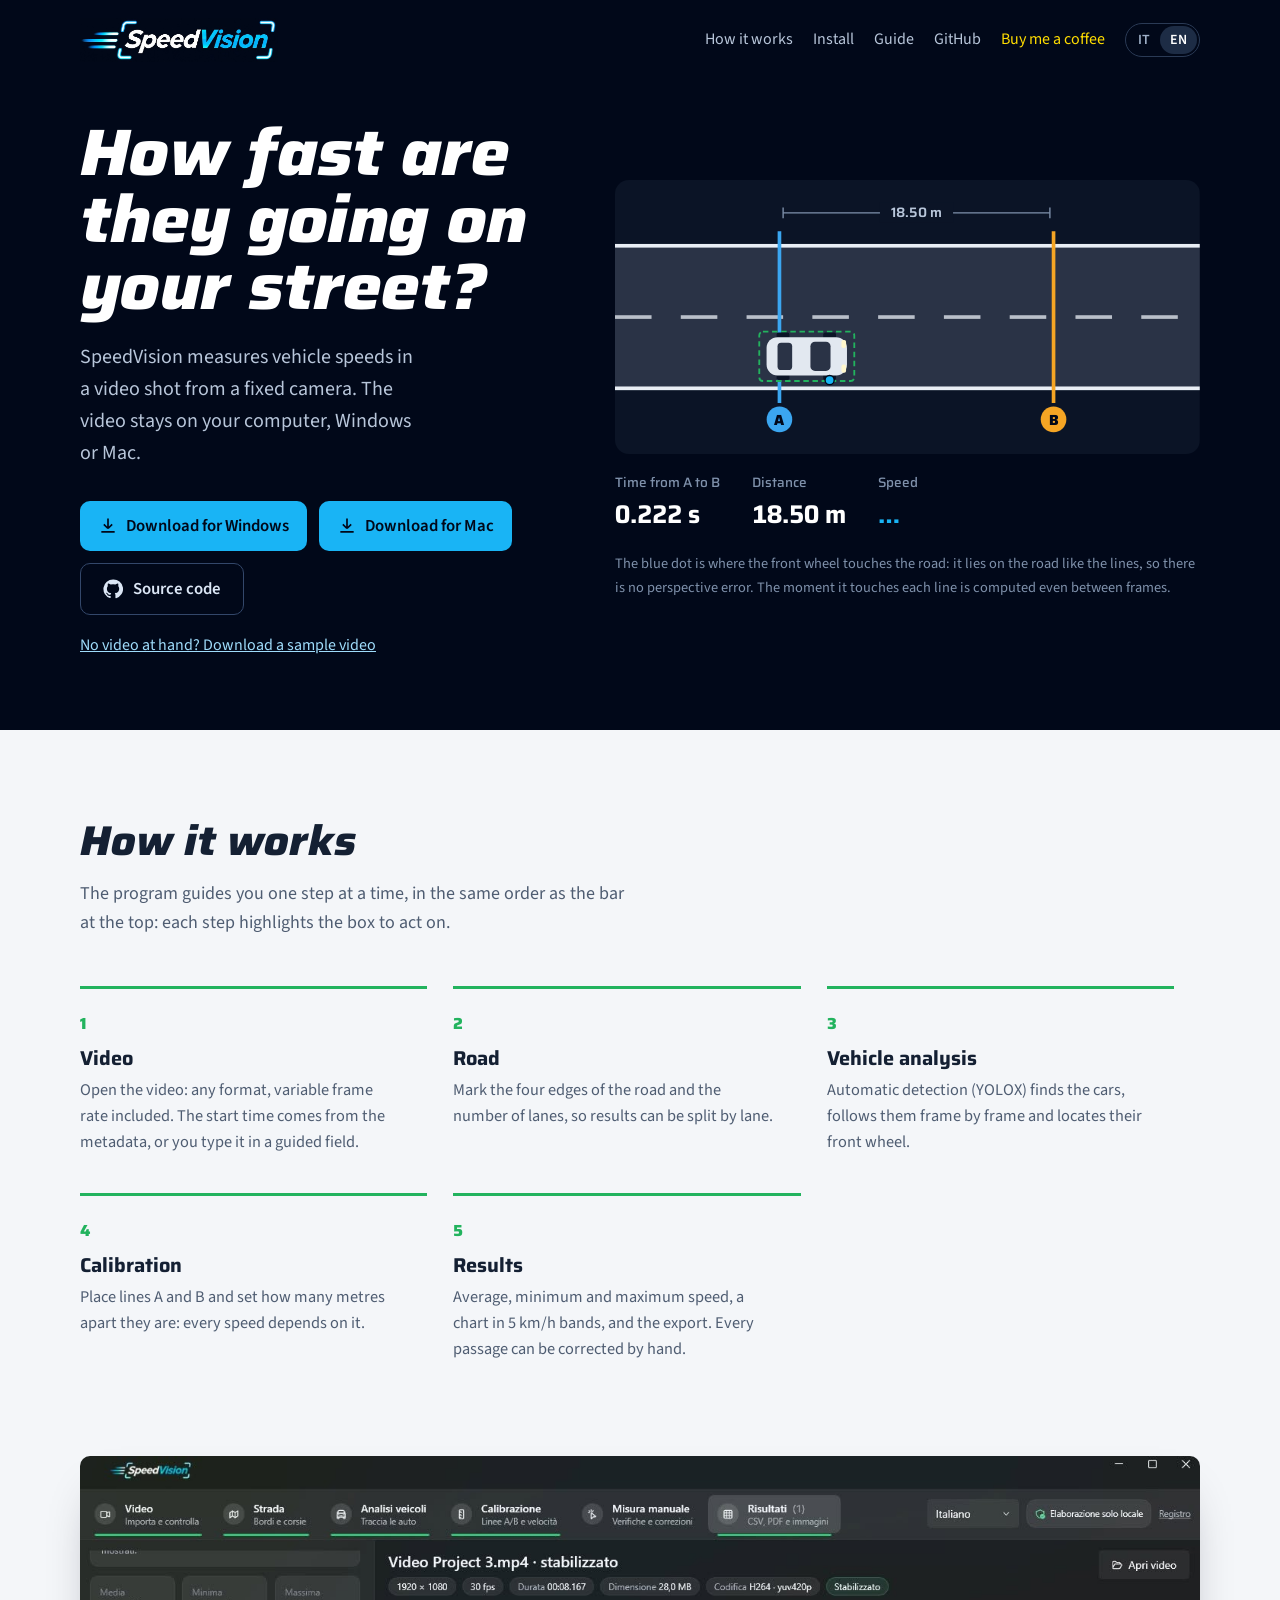
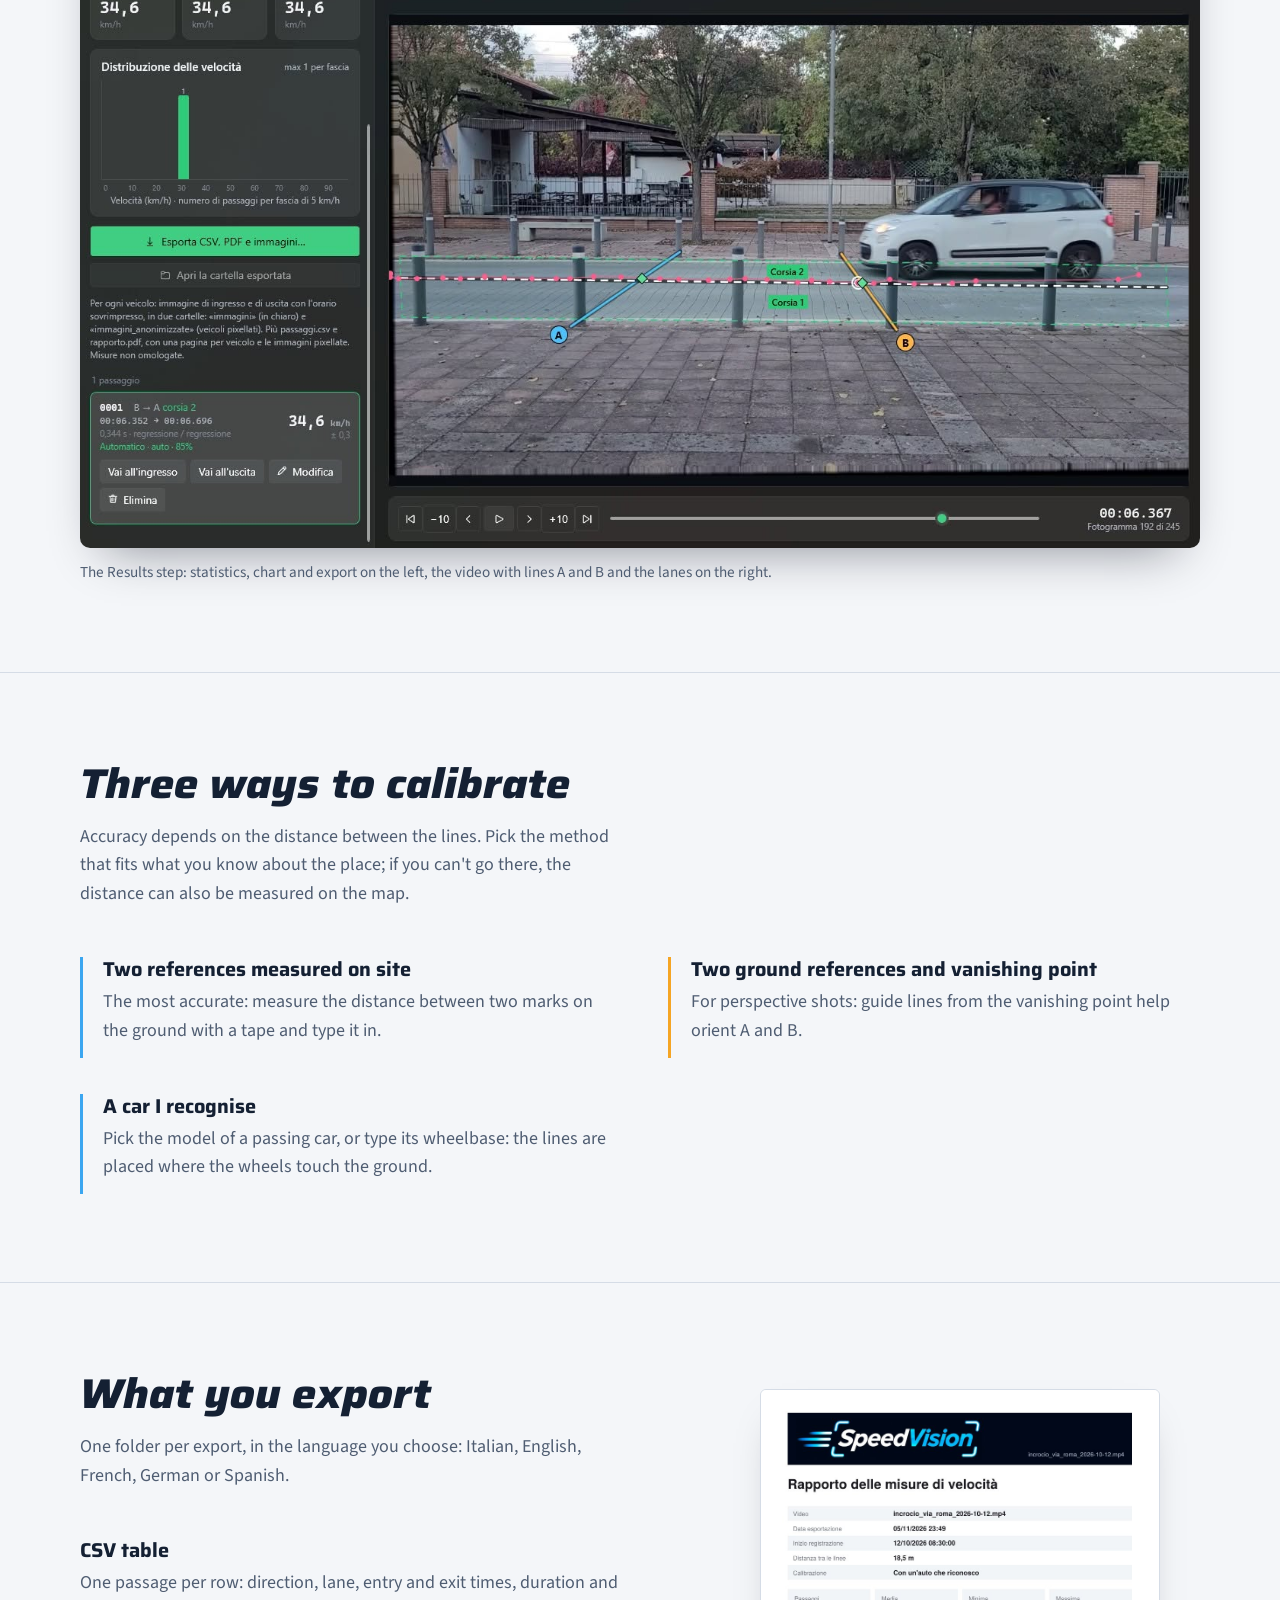
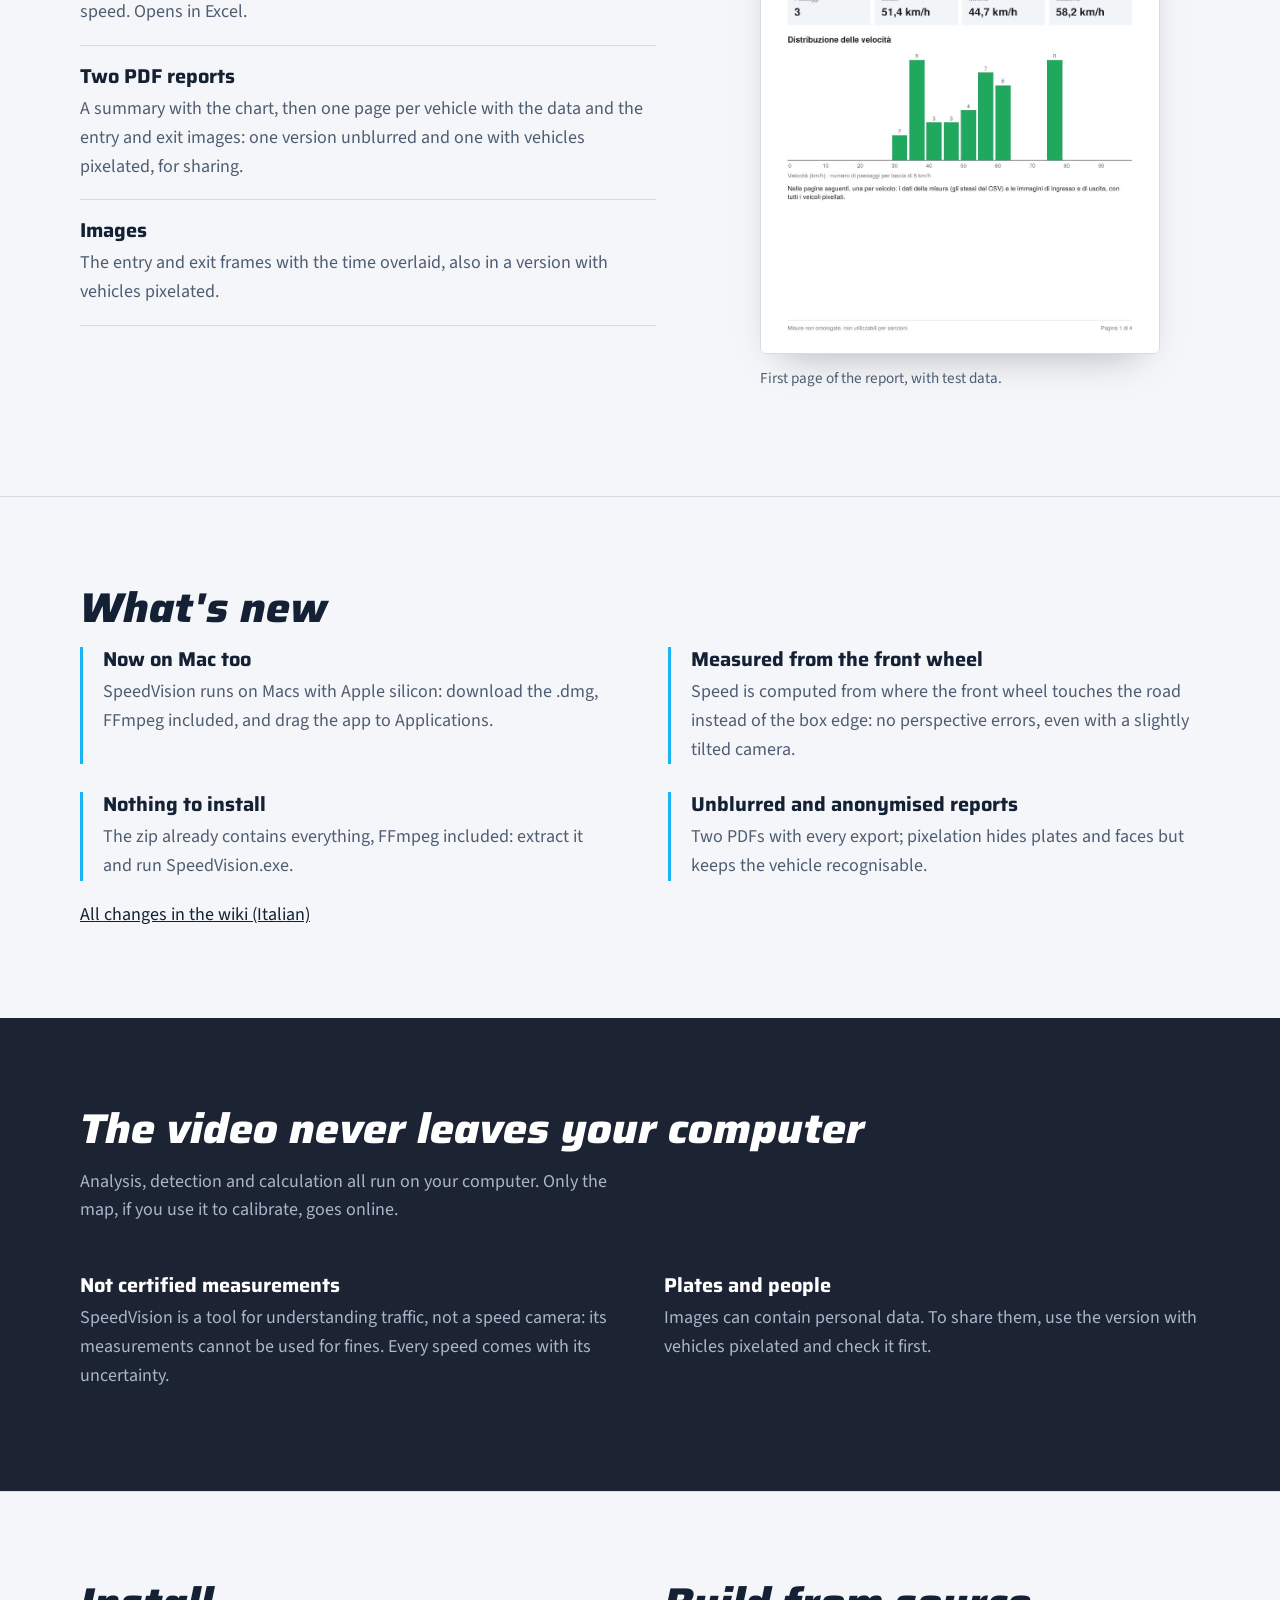
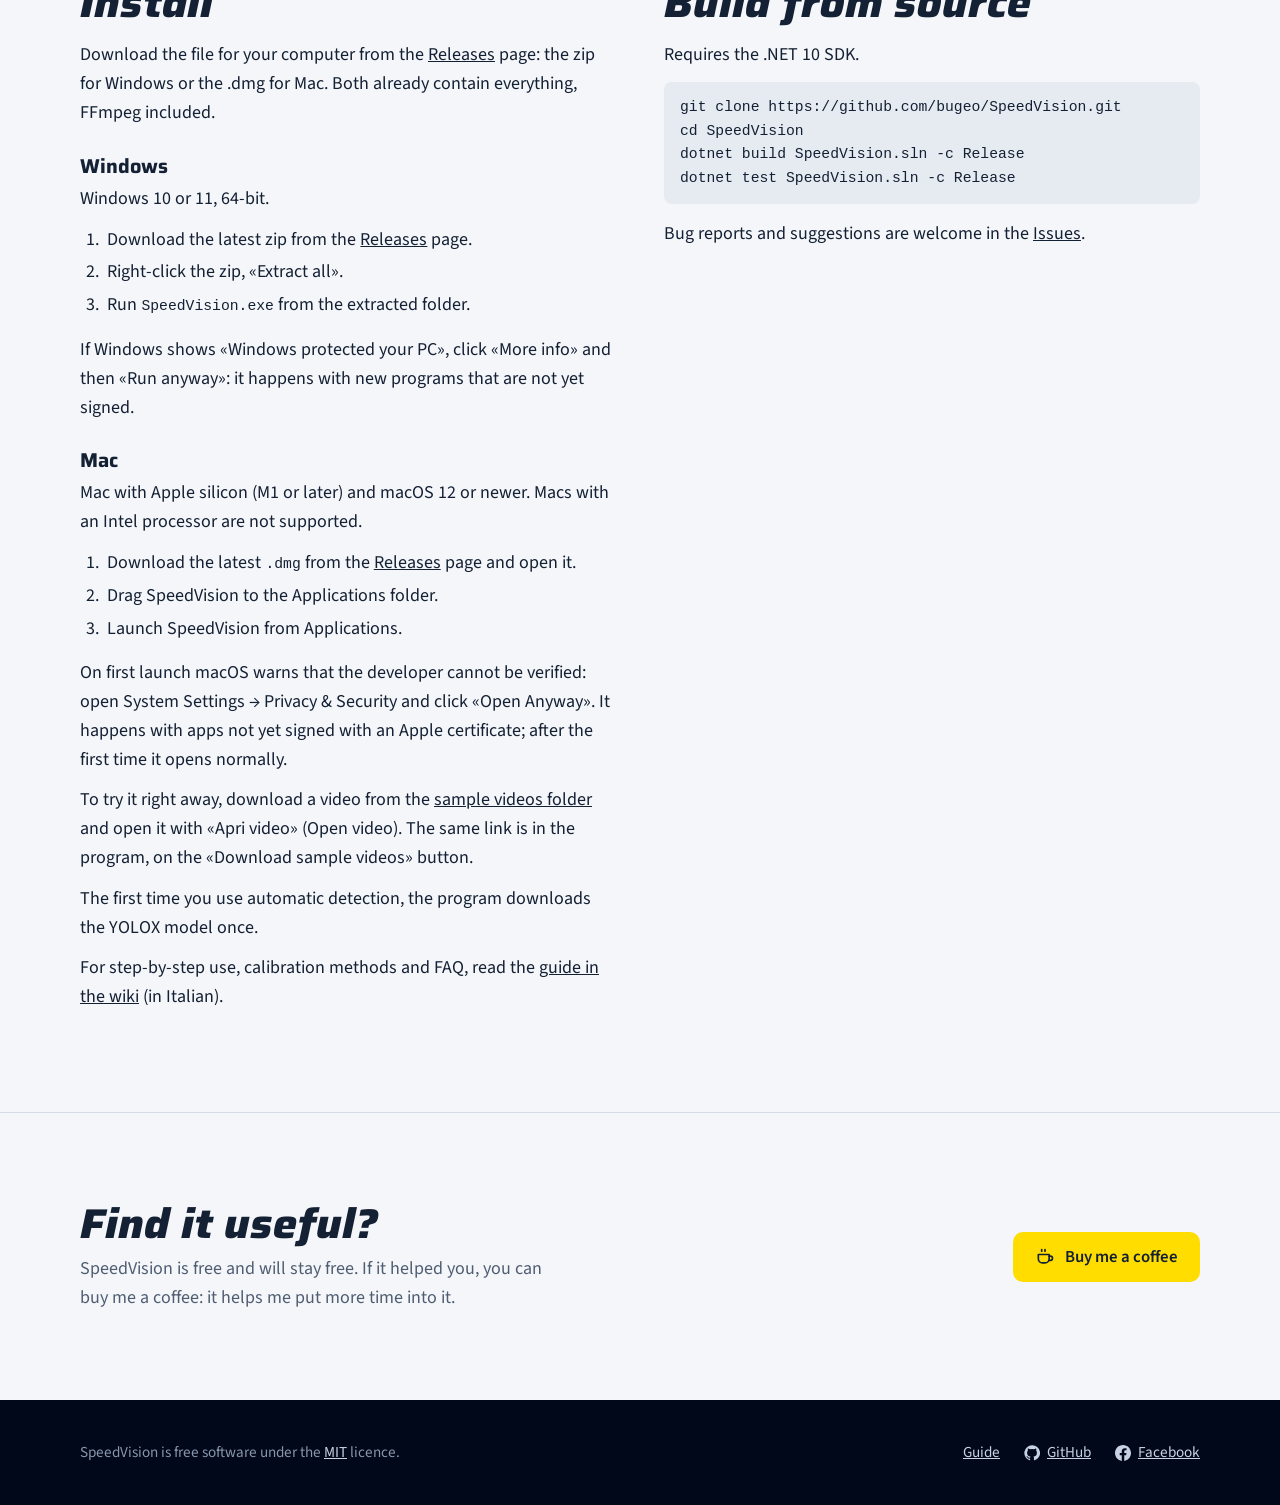
<file: docs/index.html>
<!doctype html>
<html lang="it" data-l="it">
<head>
<meta charset="utf-8">
<meta name="viewport" content="width=device-width, initial-scale=1">
<title>SpeedVision</title>
<meta name="description" content="SpeedVision misura la velocità dei veicoli in un video di traffico, direttamente sul tuo computer. Software libero per Windows e Mac.">
<meta property="og:title" content="SpeedVision">
<meta property="og:description" content="Misura la velocità dei veicoli in un video di traffico, direttamente sul tuo computer. Per Windows e Mac.">
<meta property="og:image" content="img/logo.jpg">
<link rel="icon" type="image/png" sizes="64x64" href="img/favicon-sv.png">
<link rel="icon" href="img/favicon-sv.ico" sizes="any">
<link rel="apple-touch-icon" href="img/apple-touch-icon-sv.png">
<link rel="preconnect" href="https://fonts.googleapis.com">
<link rel="preconnect" href="https://fonts.gstatic.com" crossorigin>
<link href="https://fonts.googleapis.com/css2?family=Saira:ital,wdth,wght@0,75..125,400..800;1,75..125,600..800&family=Source+Sans+3:ital,wght@0,400;0,600;1,400&display=swap" rel="stylesheet">
<style>
:root {
  --night: #010819;      /* fondo del logo */
  --asphalt: #1c2433;
  --lane: #e9eef5;
  --paper: #f4f6f9;
  --ink: #142033;
  --muted: #4f5d72;
  --cyan: #19b4f5;       /* colore del logo */
  --line-a: #3ba6f0;     /* linea A, come nel programma */
  --line-b: #f5a524;     /* linea B */
  --ok: #22b35e;
  --rule: #d5dce6;
  --display: "Saira", system-ui, sans-serif;
  --text: "Source Sans 3", system-ui, sans-serif;
}
* { box-sizing: border-box; }
html { -webkit-text-size-adjust: 100%; }
body { margin: 0; background: var(--paper); color: var(--ink); font: 400 1.125rem/1.6 var(--text); }
img { max-width: 100%; height: auto; display: block; }
a { color: inherit; }
:focus-visible { outline: 3px solid var(--cyan); outline-offset: 3px; border-radius: 4px; }

html[data-l="it"] [lang="en"], html[data-l="en"] [lang="it"] { display: none !important; }

.wrap { width: min(1120px, 100% - 32px); margin-inline: auto; }

/* ───── Intestazione e hero ───── */
.hero { background: var(--night); color: #dbe6f5; padding-bottom: 72px; overflow: hidden; }
.top { display: flex; align-items: center; justify-content: space-between; gap: 16px; padding-block: 18px; }
.top img { height: 44px; width: auto; }
.top nav { display: flex; align-items: center; gap: 20px; font-size: 1rem; }
.top nav a { text-decoration: none; color: #b8c6da; }
.top nav a:hover { color: #fff; }
.lang { display: inline-flex; border: 1px solid #2a3a55; border-radius: 999px; padding: 2px; }
.lang button { font: 600 .875rem var(--text); color: #9fb0c8; background: none; border: 0; padding: 4px 10px; border-radius: 999px; cursor: pointer; }
.lang button[aria-pressed="true"] { background: #1d2c45; color: #fff; }

.hero-grid { display: grid; grid-template-columns: minmax(0, 5fr) minmax(0, 6fr); gap: 48px; align-items: center; padding-top: 40px; }
h1 { font: italic 800 clamp(2.4rem, 5.4vw, 4.1rem)/1.02 var(--display); font-stretch: 112%; letter-spacing: -.01em; color: #fff; margin: 0 0 20px; }
.lead { font-size: 1.25rem; color: #b8c6da; max-width: 34ch; margin: 0 0 32px; }
.actions { display: flex; flex-wrap: wrap; gap: 12px; }
.actions-more { margin-top: 12px; }
.actions .btn-main { padding: 13px 18px; gap: 8px; }
.btn { display: inline-flex; align-items: center; gap: 10px; font: 600 1.05rem var(--text); text-decoration: none; padding: 13px 22px; border-radius: 10px; }
.btn-main { background: var(--cyan); color: var(--night); }
.btn-main:hover { background: #4cc6fa; }
.btn-ghost { color: #dbe6f5; border: 1px solid #33476a; }
.btn-ghost:hover { border-color: #6d87b0; }
.btn svg { width: 20px; height: 20px; flex: none; }
.hero-sample { margin: 18px 0 0; font-size: 1rem; }
.hero-sample a { color: #9fdcfb; }
.hero-sample a:hover { color: #fff; }

/* La strada animata */
.demo { position: relative; }
.road { width: 100%; height: auto; display: block; border-radius: 14px; }
.readout { display: grid; grid-template-columns: repeat(3, auto); justify-content: start; gap: 6px 32px; margin-top: 18px; font-family: var(--display); }
.readout dt { font-size: .85rem; color: #7f91ab; font-weight: 500; }
.readout dd { margin: 0; font-size: 1.6rem; font-weight: 700; font-variant-numeric: tabular-nums; color: #fff; font-stretch: 95%; }
.readout dd.speed { color: var(--cyan); }
.demo-note { font-size: .9rem; color: #7f91ab; margin: 10px 0 0; }

/* ───── Sezioni ───── */
section { padding-block: 88px; }
section + section { border-top: 1px solid var(--rule); }
h2 { font: italic 800 clamp(1.9rem, 3.6vw, 2.6rem)/1.1 var(--display); font-stretch: 108%; margin: 0 0 16px; color: var(--ink); }
.intro { color: var(--muted); max-width: 62ch; margin: 0 0 48px; }
h3 { font: 700 1.25rem/1.25 var(--display); margin: 0 0 6px; }
p { margin: 0 0 12px; }

/* I passi del programma: è una sequenza vera, come la barra in alto nell'app */
.steps { list-style: none; margin: 0; padding: 0; display: grid; grid-template-columns: repeat(3, 1fr); gap: 0; counter-reset: step; }
.steps li { counter-increment: step; padding: 22px 26px 26px 0; border-top: 3px solid var(--ok); margin-right: 26px; }
.steps li::before { content: counter(step); display: block; font: 800 1rem var(--display); color: var(--ok); margin-bottom: 10px; }
.steps p { color: var(--muted); font-size: 1.02rem; }

.shot { margin: 56px 0 0; }
.shot img { border-radius: 10px; box-shadow: 0 24px 48px -24px rgba(1, 8, 25, .45); }
.shot figcaption, .report figcaption { font-size: .95rem; color: var(--muted); margin-top: 12px; }

/* Calibrazione: quattro metodi alternativi */
.methods { display: grid; grid-template-columns: repeat(2, 1fr); gap: 36px 56px; }
.methods div { padding-left: 20px; border-left: 3px solid var(--line-a); }
.methods div:nth-child(even) { border-left-color: var(--line-b); }
.methods p { color: var(--muted); }

/* Risultati */
.results { display: grid; grid-template-columns: minmax(0, 6fr) minmax(0, 5fr); gap: 64px; align-items: start; }
.results ul { margin: 0; padding: 0; list-style: none; }
.results li { padding: 18px 0; border-bottom: 1px solid var(--rule); }
.results li:first-child { padding-top: 0; }
.results li p { color: var(--muted); margin: 0; }
.report img { border: 1px solid var(--rule); border-radius: 6px; box-shadow: 0 18px 40px -22px rgba(1, 8, 25, .35); }

/* Novità */
.news-list { list-style: none; margin: 0 0 20px; padding: 0; display: grid; grid-template-columns: repeat(2, 1fr); gap: 28px 56px; }
.news-list li { padding-left: 20px; border-left: 3px solid var(--cyan); }
.news-list p { color: var(--muted); margin: 0; }
.news-more { margin: 0; }

/* Privacy e limiti: fondo scuro come la strada */
.honest { background: var(--asphalt); color: #d2dbe8; border-top: 0; }
.honest h2 { color: #fff; }
.honest .intro { color: #a9b6c9; }
.pair { display: grid; grid-template-columns: repeat(2, 1fr); gap: 48px; }
.pair h3 { color: #fff; }
.pair p { color: #a9b6c9; }

/* Installazione */
.install { display: grid; grid-template-columns: repeat(2, 1fr); gap: 48px; }
code, pre { font-family: ui-monospace, "Cascadia Mono", Consolas, monospace; font-size: .92rem; }
pre { background: #e6ebf2; border-radius: 8px; padding: 14px 16px; overflow-x: auto; margin: 8px 0 16px; }
.install > div, .results > *, .hero-grid > * { min-width: 0; }
.install ul { padding-left: 1.1em; margin: 0 0 12px; color: var(--muted); }
.install h3 { margin-top: 26px; }
.install-steps { padding-left: 1.3em; margin: 4px 0 16px; }
.install-steps li { padding-left: 4px; margin-bottom: 4px; }

/* Offrimi un caffè */
.coffee .wrap { display: flex; flex-wrap: wrap; align-items: center; justify-content: space-between; gap: 24px 48px; }
.coffee h2 { margin-bottom: 8px; }
.coffee p { color: var(--muted); max-width: 52ch; margin: 0; }
.btn-coffee { background: #ffdd00; color: #142033; }
.btn-coffee:hover { background: #ffe740; }
.top nav a.nav-coffee { color: #ffdd00; }

footer { background: var(--night); color: #8796ad; padding-block: 40px; font-size: .95rem; }
footer .wrap { display: flex; flex-wrap: wrap; gap: 12px 32px; justify-content: space-between; align-items: center; }
footer a { color: #c7d3e4; }
.foot-links { display: flex; flex-wrap: wrap; gap: 8px 24px; align-items: center; }
.foot-links a { display: inline-flex; align-items: center; gap: 7px; }
.foot-links svg { width: 16px; height: 16px; flex: none; }

@media (max-width: 900px) {
  .hero-grid, .results, .install { grid-template-columns: 1fr; }
  .hero-grid { gap: 40px; }
  .steps { grid-template-columns: repeat(2, 1fr); }
}
@media (max-width: 620px) {
  .top nav a { display: none; }
  .steps, .methods, .pair, .news-list { grid-template-columns: 1fr; }
  .steps li { margin-right: 0; }
  .readout { gap: 4px 20px; }
  .readout dd { font-size: 1.3rem; }
  section { padding-block: 64px; }
}
</style>
</head>
<body>

<header class="hero">
  <div class="wrap top">
    <a href="./"><img src="img/logo.jpg" alt="SpeedVision" width="779" height="173"></a>
    <nav aria-label="Sezioni">
      <a href="#come"><span lang="it">Come funziona</span><span lang="en">How it works</span></a>
      <a href="#installa"><span lang="it">Installazione</span><span lang="en">Install</span></a>
      <a href="https://github.com/bugeo/SpeedVision/wiki"><span lang="it">Guida</span><span lang="en">Guide</span></a>
      <a href="https://github.com/bugeo/SpeedVision">GitHub</a>
      <a class="nav-coffee" href="https://buymeacoffee.com/bugeo"><span lang="it">Offrimi un caffè</span><span lang="en">Buy me a coffee</span></a>
      <span class="lang" role="group" aria-label="Lingua / Language">
        <button type="button" data-set="it" aria-pressed="true">IT</button>
        <button type="button" data-set="en" aria-pressed="false">EN</button>
      </span>
    </nav>
  </div>

  <div class="wrap hero-grid">
    <div>
      <h1><span lang="it">Quanto vanno veloci sulla tua strada?</span><span lang="en">How fast are they going on your street?</span></h1>
      <p class="lead">
        <span lang="it">SpeedVision misura la velocità dei veicoli in un video ripreso da una telecamera ferma. Il video resta sul tuo computer, Windows o Mac.</span>
        <span lang="en">SpeedVision measures vehicle speeds in a video shot from a fixed camera. The video stays on your computer, Windows or Mac.</span>
      </p>
      <div class="actions">
        <a class="btn btn-main" href="https://github.com/bugeo/SpeedVision/releases">
          <svg viewBox="0 0 24 24" fill="none" stroke="currentColor" stroke-width="2" aria-hidden="true"><path d="M12 3v12m0 0l-5-5m5 5l5-5M4 19h16"/></svg>
          <span lang="it">Scarica per Windows</span><span lang="en">Download for Windows</span>
        </a>
        <a class="btn btn-main" href="https://github.com/bugeo/SpeedVision/releases">
          <svg viewBox="0 0 24 24" fill="none" stroke="currentColor" stroke-width="2" aria-hidden="true"><path d="M12 3v12m0 0l-5-5m5 5l5-5M4 19h16"/></svg>
          <span lang="it">Scarica per Mac</span><span lang="en">Download for Mac</span>
        </a>
      </div>
      <div class="actions actions-more">
        <a class="btn btn-ghost" href="https://github.com/bugeo/SpeedVision">
          <svg viewBox="0 0 24 24" fill="currentColor" aria-hidden="true"><path d="M12 .5a11.5 11.5 0 00-3.64 22.41c.58.1.79-.25.79-.56v-2c-3.2.7-3.88-1.37-3.88-1.37-.53-1.33-1.28-1.69-1.28-1.69-1.05-.72.08-.7.08-.7 1.16.08 1.77 1.19 1.77 1.19 1.03 1.77 2.7 1.26 3.36.96.1-.75.4-1.26.73-1.55-2.55-.29-5.24-1.28-5.24-5.68 0-1.25.45-2.28 1.19-3.08-.12-.29-.52-1.46.11-3.05 0 0 .97-.31 3.17 1.18a11 11 0 015.77 0c2.2-1.49 3.17-1.18 3.17-1.18.63 1.59.23 2.76.11 3.05.74.8 1.19 1.83 1.19 3.08 0 4.41-2.69 5.38-5.26 5.67.41.36.78 1.06.78 2.14v3.17c0 .31.21.67.8.56A11.5 11.5 0 0012 .5z"/></svg>
          <span lang="it">Codice sorgente</span><span lang="en">Source code</span>
        </a>
      </div>
      <p class="hero-sample"><a href="https://github.com/bugeo/SpeedVision/tree/main/samples"><span lang="it">Non hai un video? Scarica un video di esempio</span><span lang="en">No video at hand? Download a sample video</span></a></p>
    </div>

    <div class="demo">
      <svg class="road" viewBox="0 0 640 300" role="img" aria-labelledby="road-title">
        <title id="road-title">Un'auto attraversa la linea A e la linea B: dal tempo impiegato si calcola la velocità.</title>
        <rect width="640" height="300" fill="#0b1426"/>
        <rect y="70" width="640" height="160" fill="#2a3346"/>
        <rect y="70" width="640" height="4" fill="#e9eef5"/>
        <rect y="226" width="640" height="4" fill="#e9eef5"/>
        <g fill="#e9eef5" opacity=".75">
          <rect x="0" y="148" width="40" height="4"/><rect x="72" y="148" width="40" height="4"/><rect x="144" y="148" width="40" height="4"/>
          <rect x="216" y="148" width="40" height="4"/><rect x="288" y="148" width="40" height="4"/><rect x="360" y="148" width="40" height="4"/>
          <rect x="432" y="148" width="40" height="4"/><rect x="504" y="148" width="40" height="4"/><rect x="576" y="148" width="40" height="4"/>
        </g>
        <!-- Linee di rilevamento -->
        <line x1="180" y1="56" x2="180" y2="244" stroke="#3ba6f0" stroke-width="4"/>
        <line x1="480" y1="56" x2="480" y2="244" stroke="#f5a524" stroke-width="4"/>
        <circle cx="180" cy="262" r="14" fill="#3ba6f0"/><text x="180" y="268" text-anchor="middle" font-family="Saira, sans-serif" font-weight="800" font-size="16" fill="#010819">A</text>
        <circle cx="480" cy="262" r="14" fill="#f5a524"/><text x="480" y="268" text-anchor="middle" font-family="Saira, sans-serif" font-weight="800" font-size="16" fill="#010819">B</text>
        <!-- Distanza misurata -->
        <g stroke="#7f91ab" stroke-width="1.5">
          <line x1="184" y1="36" x2="476" y2="36"/><line x1="184" y1="30" x2="184" y2="42"/><line x1="476" y1="30" x2="476" y2="42"/>
        </g>
        <rect x="290" y="25" width="80" height="22" fill="#0b1426"/>
        <text x="330" y="41" text-anchor="middle" font-family="Saira, sans-serif" font-weight="600" font-size="15" fill="#b8c6da" id="svg-dist">18,50 m</text>
        <!-- Auto vista dall'alto, con il riquadro del rilevamento -->
        <g id="car" transform="translate(-120 0)">
          <rect x="-4" y="166" width="104" height="54" rx="4" fill="none" stroke="#22b35e" stroke-width="2" stroke-dasharray="6 4"/>
          <!-- ruote (sporgono ai lati, viste dall'alto) -->
          <rect x="15" y="167" width="14" height="7" rx="2" fill="#0b1426"/><rect x="15" y="212" width="14" height="7" rx="2" fill="#0b1426"/>
          <rect x="66" y="167" width="14" height="7" rx="2" fill="#0b1426"/><rect x="66" y="212" width="14" height="7" rx="2" fill="#0b1426"/>
          <rect x="4" y="172" width="88" height="42" rx="12" fill="#e2e8f0"/>
          <rect x="52" y="177" width="22" height="32" rx="5" fill="#2a3346"/>
          <rect x="16" y="178" width="16" height="30" rx="4" fill="#2a3346"/>
          <rect x="86" y="175" width="5" height="9" rx="2" fill="#fff7cc"/><rect x="86" y="202" width="5" height="9" rx="2" fill="#fff7cc"/>
          <!-- punto di riferimento: contatto a terra della ruota anteriore -->
          <circle id="corner" cx="73" cy="219" r="5" fill="#19b4f5" stroke="#010819" stroke-width="1.5"/>
        </g>
      </svg>
      <dl class="readout" aria-live="off">
        <div><dt><span lang="it">Tempo da A a B</span><span lang="en">Time from A to B</span></dt><dd id="r-time">–</dd></div>
        <div><dt><span lang="it">Distanza</span><span lang="en">Distance</span></dt><dd id="r-dist">18,50 m</dd></div>
        <div><dt><span lang="it">Velocità</span><span lang="en">Speed</span></dt><dd class="speed" id="r-speed">–</dd></div>
      </dl>
      <p class="demo-note">
        <span lang="it">Il punto azzurro è dove la ruota anteriore tocca l'asfalto: sta sulla strada come le linee, quindi niente errori di prospettiva. L'istante in cui tocca ogni linea si calcola anche tra un fotogramma e l'altro.</span>
        <span lang="en">The blue dot is where the front wheel touches the road: it lies on the road like the lines, so there is no perspective error. The moment it touches each line is computed even between frames.</span>
      </p>
    </div>
  </div>
</header>

<main>
<section id="come">
  <div class="wrap">
    <h2><span lang="it">Come funziona</span><span lang="en">How it works</span></h2>
    <p class="intro">
      <span lang="it">Il programma ti guida un passo alla volta, nello stesso ordine della barra in alto: in ogni passo è evidenziato il riquadro su cui agire.</span>
      <span lang="en">The program guides you one step at a time, in the same order as the bar at the top: each step highlights the box to act on.</span>
    </p>
    <ol class="steps">
      <li><h3>Video</h3>
        <p lang="it">Apri il video: qualsiasi formato, anche con frame rate variabile. L'orario di inizio arriva dai metadati, o lo scrivi in una casella guidata.</p>
        <p lang="en">Open the video: any format, variable frame rate included. The start time comes from the metadata, or you type it in a guided field.</p></li>
      <li><h3><span lang="it">Strada</span><span lang="en">Road</span></h3>
        <p lang="it">Segna i quattro bordi della strada e il numero di corsie, così i risultati si possono dividere per corsia.</p>
        <p lang="en">Mark the four edges of the road and the number of lanes, so results can be split by lane.</p></li>
      <li><h3><span lang="it">Analisi veicoli</span><span lang="en">Vehicle analysis</span></h3>
        <p lang="it">Il riconoscimento automatico (YOLOX) trova le auto, le segue fotogramma per fotogramma e ne individua la ruota anteriore.</p>
        <p lang="en">Automatic detection (YOLOX) finds the cars, follows them frame by frame and locates their front wheel.</p></li>
      <li><h3><span lang="it">Calibrazione</span><span lang="en">Calibration</span></h3>
        <p lang="it">Posa le linee A e B e indica quanti metri le separano: è il dato da cui dipende ogni velocità.</p>
        <p lang="en">Place lines A and B and set how many metres apart they are: every speed depends on it.</p></li>
      <li><h3><span lang="it">Risultati</span><span lang="en">Results</span></h3>
        <p lang="it">Velocità media, minima e massima, il grafico per fasce di 5 km/h e l'esportazione. Ogni passaggio si può correggere a mano.</p>
        <p lang="en">Average, minimum and maximum speed, a chart in 5 km/h bands, and the export. Every passage can be corrected by hand.</p></li>
    </ol>
    <figure class="shot">
      <img src="img/app-calibrazione.jpg" alt="Il passo Risultati di SpeedVision: statistiche, grafico e un passaggio misurato tra le linee A e B" width="1471" height="908" loading="lazy">
      <figcaption>
        <span lang="it">Il passo Risultati: a sinistra statistiche, grafico ed esportazione, a destra il video con le linee A e B e le corsie.</span>
        <span lang="en">The Results step: statistics, chart and export on the left, the video with lines A and B and the lanes on the right.</span>
      </figcaption>
    </figure>
  </div>
</section>

<section>
  <div class="wrap">
    <h2><span lang="it">Tre modi di calibrare</span><span lang="en">Three ways to calibrate</span></h2>
    <p class="intro">
      <span lang="it">La precisione della misura dipende dalla distanza tra le linee. Scegli il metodo in base a quello che sai del luogo; se non puoi andare sul posto, la distanza si rileva anche sulla mappa.</span>
      <span lang="en">Accuracy depends on the distance between the lines. Pick the method that fits what you know about the place; if you can't go there, the distance can also be measured on the map.</span>
    </p>
    <div class="methods">
      <div><h3 lang="it">Due riferimenti misurati sul campo</h3><h3 lang="en">Two references measured on site</h3>
        <p lang="it">Il più preciso: misuri con un metro la distanza tra due segni a terra e la inserisci.</p>
        <p lang="en">The most accurate: measure the distance between two marks on the ground with a tape and type it in.</p></div>
      <div><h3 lang="it">Due riferimenti a terra e punto di fuga</h3><h3 lang="en">Two ground references and vanishing point</h3>
        <p lang="it">Per le riprese in prospettiva: le linee guida dal punto di fuga aiutano a orientare A e B.</p>
        <p lang="en">For perspective shots: guide lines from the vanishing point help orient A and B.</p></div>
      <div><h3 lang="it">Un'auto che riconosco</h3><h3 lang="en">A car I recognise</h3>
        <p lang="it">Scegli il modello di un'auto che passa, o scrivi il suo passo: le linee si posano dove le ruote toccano terra.</p>
        <p lang="en">Pick the model of a passing car, or type its wheelbase: the lines are placed where the wheels touch the ground.</p></div>
    </div>
  </div>
</section>

<section>
  <div class="wrap results">
    <div>
      <h2><span lang="it">Cosa esporti</span><span lang="en">What you export</span></h2>
      <p class="intro">
        <span lang="it">Una cartella per ogni esportazione, nella lingua che hai scelto: italiano, inglese, francese, tedesco o spagnolo.</span>
        <span lang="en">One folder per export, in the language you choose: Italian, English, French, German or Spanish.</span>
      </p>
      <ul>
        <li><h3 lang="it">Tabella CSV</h3><h3 lang="en">CSV table</h3>
          <p lang="it">Un passaggio per riga: verso, corsia, orari di ingresso e uscita, tempo e velocità. Si apre in Excel.</p>
          <p lang="en">One passage per row: direction, lane, entry and exit times, duration and speed. Opens in Excel.</p></li>
        <li><h3 lang="it">Due rapporti PDF</h3><h3 lang="en">Two PDF reports</h3>
          <p lang="it">Un riepilogo con il grafico, poi una pagina per veicolo con i dati e le immagini di ingresso e uscita: una versione in chiaro e una con i veicoli pixellati, da condividere.</p>
          <p lang="en">A summary with the chart, then one page per vehicle with the data and the entry and exit images: one version unblurred and one with vehicles pixelated, for sharing.</p></li>
        <li><h3 lang="it">Immagini</h3><h3 lang="en">Images</h3>
          <p lang="it">Il fotogramma di ingresso e quello di uscita con l'orario sovrimpresso, anche in versione con i veicoli pixellati.</p>
          <p lang="en">The entry and exit frames with the time overlaid, also in a version with vehicles pixelated.</p></li>
      </ul>
    </div>
    <figure class="report">
      <img src="img/rapporto-pdf.jpg" alt="Prima pagina del rapporto PDF: dati del video, statistiche e grafico delle velocità" width="910" height="1287" loading="lazy">
      <figcaption>
        <span lang="it">Prima pagina del rapporto, con dati di prova.</span>
        <span lang="en">First page of the report, with test data.</span>
      </figcaption>
    </figure>
  </div>
</section>

<section class="news">
  <div class="wrap">
    <h2><span lang="it">Novità</span><span lang="en">What's new</span></h2>
    <ul class="news-list">
      <li><h3 lang="it">Ora anche su Mac</h3><h3 lang="en">Now on Mac too</h3>
        <p lang="it">SpeedVision funziona sui Mac con chip Apple: si scarica il file .dmg, con FFmpeg già dentro, e si trascina l'app in Applicazioni.</p>
        <p lang="en">SpeedVision runs on Macs with Apple silicon: download the .dmg, FFmpeg included, and drag the app to Applications.</p></li>
      <li><h3 lang="it">Misura dalla ruota anteriore</h3><h3 lang="en">Measured from the front wheel</h3>
        <p lang="it">La velocità si calcola dal punto in cui la ruota anteriore tocca l'asfalto, non più dal bordo del riquadro: niente errori di prospettiva, anche con la telecamera un po' storta.</p>
        <p lang="en">Speed is computed from where the front wheel touches the road instead of the box edge: no perspective errors, even with a slightly tilted camera.</p></li>
      <li><h3 lang="it">Niente da installare</h3><h3 lang="en">Nothing to install</h3>
        <p lang="it">Lo zip contiene già tutto, anche FFmpeg: si estrae e si avvia SpeedVision.exe.</p>
        <p lang="en">The zip already contains everything, FFmpeg included: extract it and run SpeedVision.exe.</p></li>
      <li><h3 lang="it">Rapporti in chiaro e anonimizzati</h3><h3 lang="en">Unblurred and anonymised reports</h3>
        <p lang="it">Due PDF a ogni esportazione; la pixellatura copre targhe e volti ma lascia riconoscibile il veicolo.</p>
        <p lang="en">Two PDFs with every export; pixelation hides plates and faces but keeps the vehicle recognisable.</p></li>
    </ul>
    <p class="news-more"><a href="https://github.com/bugeo/SpeedVision/wiki/Novita"><span lang="it">Tutte le novità nel wiki</span><span lang="en">All changes in the wiki (Italian)</span></a></p>
  </div>
</section>

<section class="honest">
  <div class="wrap">
    <h2><span lang="it">Il video non lascia il tuo computer</span><span lang="en">The video never leaves your computer</span></h2>
    <p class="intro">
      <span lang="it">Analisi, riconoscimento e calcolo avvengono sul tuo computer. Solo la mappa, se la usi per calibrare, si collega a internet.</span>
      <span lang="en">Analysis, detection and calculation all run on your computer. Only the map, if you use it to calibrate, goes online.</span>
    </p>
    <div class="pair">
      <div><h3 lang="it">Misure non omologate</h3><h3 lang="en">Not certified measurements</h3>
        <p lang="it">SpeedVision è uno strumento per capire il traffico, non un autovelox: le sue misure non servono per multe o sanzioni. Ogni velocità riporta la sua incertezza.</p>
        <p lang="en">SpeedVision is a tool for understanding traffic, not a speed camera: its measurements cannot be used for fines. Every speed comes with its uncertainty.</p></div>
      <div><h3 lang="it">Targhe e persone</h3><h3 lang="en">Plates and people</h3>
        <p lang="it">Le immagini possono contenere dati personali. Per condividerle usa la versione con i veicoli pixellati e controllala prima.</p>
        <p lang="en">Images can contain personal data. To share them, use the version with vehicles pixelated and check it first.</p></div>
    </div>
  </div>
</section>

<section id="installa">
  <div class="wrap install">
    <div>
      <h2><span lang="it">Installazione</span><span lang="en">Install</span></h2>
      <p lang="it">Scarica il file per il tuo computer dalla pagina <a href="https://github.com/bugeo/SpeedVision/releases">Releases</a>: lo zip per Windows o il .dmg per Mac. Contengono già tutto, anche FFmpeg per leggere i video.</p>
      <p lang="en">Download the file for your computer from the <a href="https://github.com/bugeo/SpeedVision/releases">Releases</a> page: the zip for Windows or the .dmg for Mac. Both already contain everything, FFmpeg included.</p>
      <h3>Windows</h3>
      <p lang="it">Windows 10 o 11 a 64 bit.</p>
      <p lang="en">Windows 10 or 11, 64-bit.</p>
      <ol class="install-steps">
        <li lang="it">Scarica lo zip dell'ultima versione dalla pagina <a href="https://github.com/bugeo/SpeedVision/releases">Releases</a>.</li>
        <li lang="en">Download the latest zip from the <a href="https://github.com/bugeo/SpeedVision/releases">Releases</a> page.</li>
        <li lang="it">Clic destro sullo zip, «Estrai tutto».</li>
        <li lang="en">Right-click the zip, «Extract all».</li>
        <li lang="it">Avvia <code>SpeedVision.exe</code> dalla cartella estratta.</li>
        <li lang="en">Run <code>SpeedVision.exe</code> from the extracted folder.</li>
      </ol>
      <p lang="it">Se Windows mostra «Windows ha protetto il PC», premi «Ulteriori informazioni» e poi «Esegui comunque»: succede ai programmi nuovi non ancora firmati.</p>
      <p lang="en">If Windows shows «Windows protected your PC», click «More info» and then «Run anyway»: it happens with new programs that are not yet signed.</p>
      <h3>Mac</h3>
      <p lang="it">Mac con chip Apple (M1 o successivi) e macOS 12 o più recente. I Mac con processore Intel non sono supportati.</p>
      <p lang="en">Mac with Apple silicon (M1 or later) and macOS 12 or newer. Macs with an Intel processor are not supported.</p>
      <ol class="install-steps">
        <li lang="it">Scarica il file <code>.dmg</code> dell'ultima versione dalla pagina <a href="https://github.com/bugeo/SpeedVision/releases">Releases</a> e aprilo.</li>
        <li lang="en">Download the latest <code>.dmg</code> from the <a href="https://github.com/bugeo/SpeedVision/releases">Releases</a> page and open it.</li>
        <li lang="it">Trascina SpeedVision nella cartella Applicazioni.</li>
        <li lang="en">Drag SpeedVision to the Applications folder.</li>
        <li lang="it">Avvia SpeedVision dalle Applicazioni.</li>
        <li lang="en">Launch SpeedVision from Applications.</li>
      </ol>
      <p lang="it">Al primo avvio macOS avvisa che lo sviluppatore non è verificato: apri Impostazioni di sistema → Privacy e sicurezza e premi «Apri comunque». Succede ai programmi non ancora firmati con un certificato Apple; dopo la prima volta si apre normalmente.</p>
      <p lang="en">On first launch macOS warns that the developer cannot be verified: open System Settings → Privacy &amp; Security and click «Open Anyway». It happens with apps not yet signed with an Apple certificate; after the first time it opens normally.</p>
      <p lang="it">Per provarlo subito, scarica un video dalla <a href="https://github.com/bugeo/SpeedVision/tree/main/samples">cartella dei video di esempio</a> e aprilo con «Apri video». Lo stesso link è nel programma, nel pulsante «Scarica video di esempio».</p>
      <p lang="en">To try it right away, download a video from the <a href="https://github.com/bugeo/SpeedVision/tree/main/samples">sample videos folder</a> and open it with «Apri video» (Open video). The same link is in the program, on the «Download sample videos» button.</p>
      <p lang="it">Al primo uso del riconoscimento automatico il programma scarica il modello YOLOX una sola volta.</p>
      <p lang="en">The first time you use automatic detection, the program downloads the YOLOX model once.</p>
      <p lang="it">Per l'uso passo per passo, i metodi di calibrazione e le domande frequenti leggi la <a href="https://github.com/bugeo/SpeedVision/wiki">guida nel wiki</a>.</p>
      <p lang="en">For step-by-step use, calibration methods and FAQ, read the <a href="https://github.com/bugeo/SpeedVision/wiki">guide in the wiki</a> (in Italian).</p>
    </div>
    <div>
      <h2><span lang="it">Compilare dai sorgenti</span><span lang="en">Build from source</span></h2>
      <p lang="it">Serve l'SDK .NET 10.</p><p lang="en">Requires the .NET 10 SDK.</p>
      <pre><code>git clone https://github.com/bugeo/SpeedVision.git
cd SpeedVision
dotnet build SpeedVision.sln -c Release
dotnet test SpeedVision.sln -c Release</code></pre>
      <p lang="it">Segnalazioni e proposte sono benvenute nelle <a href="https://github.com/bugeo/SpeedVision/issues">Issues</a>.</p>
      <p lang="en">Bug reports and suggestions are welcome in the <a href="https://github.com/bugeo/SpeedVision/issues">Issues</a>.</p>
    </div>
  </div>
</section>
<section class="coffee">
  <div class="wrap">
    <div>
      <h2><span lang="it">Ti è utile?</span><span lang="en">Find it useful?</span></h2>
      <p lang="it">SpeedVision è gratuito e lo resterà. Se ti ha aiutato, puoi offrirmi un caffè: mi dà una mano a dedicargli altro tempo.</p>
      <p lang="en">SpeedVision is free and will stay free. If it helped you, you can buy me a coffee: it helps me put more time into it.</p>
    </div>
    <a class="btn btn-coffee" href="https://buymeacoffee.com/bugeo">
      <svg viewBox="0 0 24 24" fill="none" stroke="currentColor" stroke-width="2" stroke-linecap="round" stroke-linejoin="round" aria-hidden="true"><path d="M4 9h13v5a5 5 0 01-5 5H9a5 5 0 01-5-5V9z"/><path d="M17 11h1.5a2.5 2.5 0 010 5H17"/><path d="M8 3v2M12 3v2"/></svg>
      <span lang="it">Offrimi un caffè</span><span lang="en">Buy me a coffee</span>
    </a>
  </div>
</section>
</main>

<footer>
  <div class="wrap">
    <span lang="it">SpeedVision è software libero con licenza <a href="https://github.com/bugeo/SpeedVision/blob/main/LICENSE">MIT</a>.</span>
    <span lang="en">SpeedVision is free software under the <a href="https://github.com/bugeo/SpeedVision/blob/main/LICENSE">MIT</a> licence.</span>
    <span class="foot-links">
      <a href="https://github.com/bugeo/SpeedVision/wiki"><span lang="it">Guida</span><span lang="en">Guide</span></a>
      <a href="https://github.com/bugeo/SpeedVision"><svg viewBox="0 0 24 24" fill="currentColor" aria-hidden="true"><path d="M12 .5a11.5 11.5 0 00-3.64 22.41c.58.1.79-.25.79-.56v-2c-3.2.7-3.88-1.37-3.88-1.37-.53-1.33-1.28-1.69-1.28-1.69-1.05-.72.08-.7.08-.7 1.16.08 1.77 1.19 1.77 1.19 1.03 1.77 2.7 1.26 3.36.96.1-.75.4-1.26.73-1.55-2.55-.29-5.24-1.28-5.24-5.68 0-1.25.45-2.28 1.19-3.08-.12-.29-.52-1.46.11-3.05 0 0 .97-.31 3.17 1.18a11 11 0 015.77 0c2.2-1.49 3.17-1.18 3.17-1.18.63 1.59.23 2.76.11 3.05.74.8 1.19 1.83 1.19 3.08 0 4.41-2.69 5.38-5.26 5.67.41.36.78 1.06.78 2.14v3.17c0 .31.21.67.8.56A11.5 11.5 0 0012 .5z"/></svg>GitHub</a>
      <a href="https://www.facebook.com/speedvisionapp/"><svg viewBox="0 0 24 24" fill="currentColor" aria-hidden="true"><path d="M24 12.07C24 5.4 18.63 0 12 0S0 5.4 0 12.07C0 18.1 4.39 23.1 10.13 24v-8.44H7.08v-3.49h3.05V9.41c0-3.02 1.79-4.69 4.53-4.69 1.31 0 2.68.24 2.68.24v2.97h-1.51c-1.49 0-1.96.93-1.96 1.89v2.25h3.33l-.53 3.49h-2.8V24C19.61 23.1 24 18.1 24 12.07z"/></svg>Facebook</a>
    </span>
  </div>
</footer>

<script>
// Lingua: quella del browser, o quella scelta (ricordata in questo browser).
(function () {
  const root = document.documentElement;
  function setLang(l) {
    root.dataset.l = l;
    root.lang = l;
    document.querySelectorAll('.lang button').forEach(b => b.setAttribute('aria-pressed', String(b.dataset.set === l)));
    try { localStorage.setItem('sv-lang', l); } catch (e) {}
    updateReadout();
  }
  let saved = null;
  try { saved = localStorage.getItem('sv-lang'); } catch (e) {}
  const initial = saved || ((navigator.language || 'it').toLowerCase().startsWith('it') ? 'it' : 'en');
  document.querySelectorAll('.lang button').forEach(b => b.addEventListener('click', () => setLang(b.dataset.set)));

  // Animazione: un'auto passa da A a B a una velocità diversa ogni volta; il cronometro
  // parte quando lo spigolo anteriore tocca A e si ferma su B. 300 px = 18,50 m.
  const car = document.getElementById('car');
  const timeEl = document.getElementById('r-time');
  const speedEl = document.getElementById('r-speed');
  const PX_PER_M = 300 / 18.5, LINE_A = 180, LINE_B = 480, CORNER = 73;
  const START = -60, END = 680;
  let kmh = 50, x = START, last = null, t = null, done = null;

  function fmt(n, d) { return n.toLocaleString(root.dataset.l === 'it' ? 'it-IT' : 'en-GB', { minimumFractionDigits: d, maximumFractionDigits: d }); }
  function updateReadout() {
    const dist = fmt(18.5, 2) + ' m';
    document.getElementById('r-dist').textContent = dist;
    document.getElementById('svg-dist').textContent = dist;
    if (done !== null) {
      timeEl.textContent = fmt(done, 3) + ' s';
      speedEl.textContent = fmt(18.5 / done * 3.6, 1) + ' km/h';
    } else if (t !== null) {
      timeEl.textContent = fmt(t, 3) + ' s';
      speedEl.textContent = '…';
    } else {
      timeEl.textContent = '–';
      speedEl.textContent = '–';
    }
  }
  function newPass() { kmh = 34 + Math.random() * 30; x = START; t = null; done = null; }

  function frame(now) {
    if (last === null) last = now;
    const dt = Math.min((now - last) / 1000, 0.05);
    last = now;
    // Rallentatore ×0,35 per poter leggere il cronometro; il tempo mostrato è quello reale.
    const slow = 0.35;
    const front = x + CORNER;
    x += kmh / 3.6 * PX_PER_M * dt * slow;
    const newFront = x + CORNER;
    if (front < LINE_A && newFront >= LINE_A) t = (newFront - LINE_A) / (kmh / 3.6 * PX_PER_M);
    else if (t !== null && done === null) {
      t += dt * slow;
      if (newFront >= LINE_B) { done = 18.5 / (kmh / 3.6); }
    }
    car.setAttribute('transform', 'translate(' + x.toFixed(1) + ' 0)');
    updateReadout();
    if (x > END) { if (!frame.pause) frame.pause = now; if (now - frame.pause > 1400) { frame.pause = 0; newPass(); } }
    requestAnimationFrame(frame);
  }

  setLang(initial);
  if (window.matchMedia('(prefers-reduced-motion: reduce)').matches) {
    // Nessuna animazione: l'auto resta oltre la linea B con la misura completa.
    x = 400; done = 18.5 / (52 / 3.6);
    car.setAttribute('transform', 'translate(400 0)');
    updateReadout();
  } else {
    newPass();
    requestAnimationFrame(frame);
  }
})();
</script>
</body>
</html>
</file>
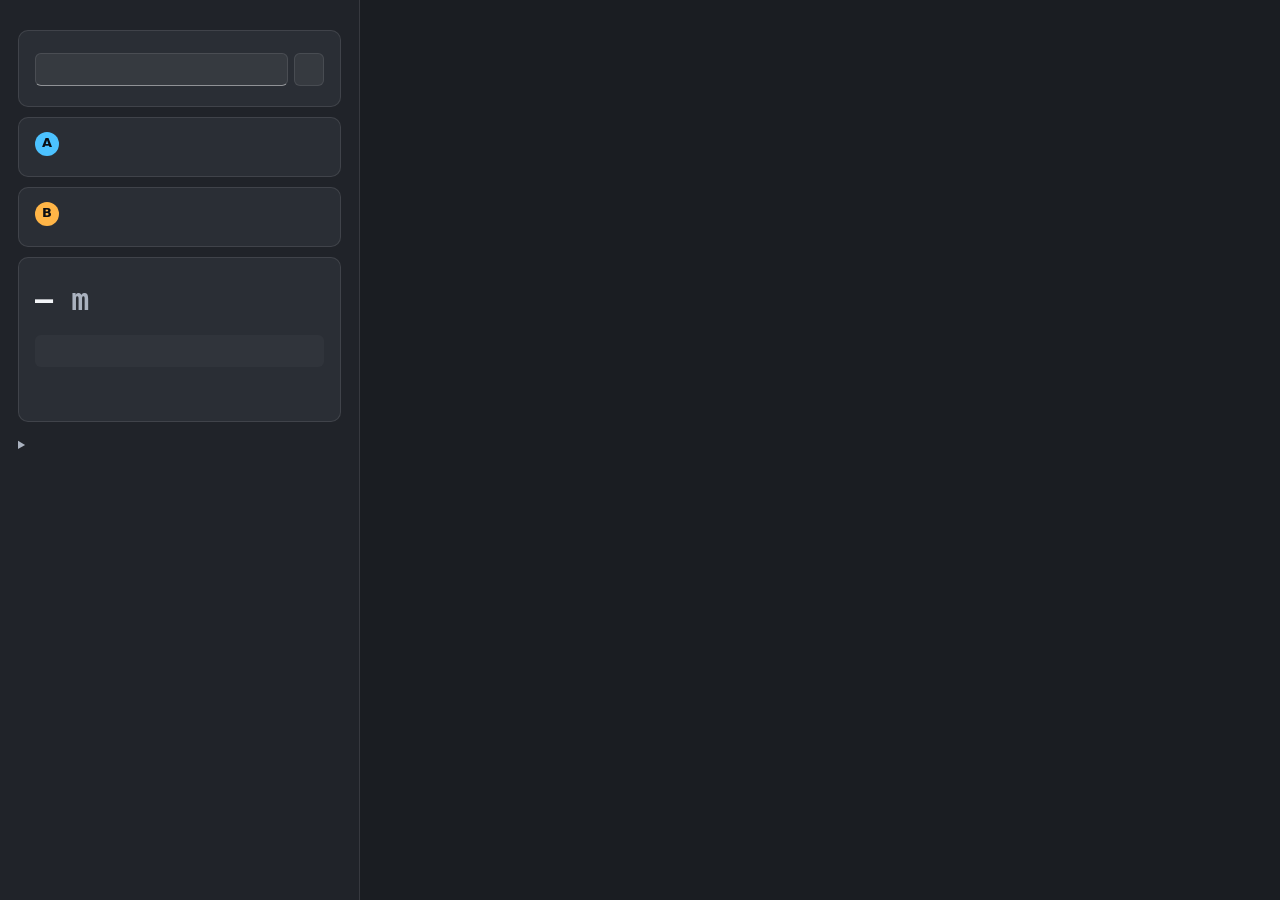
<file: src/TrafficSpeedAnalyzer.App/Map/map.html>
<!DOCTYPE html>
<html lang="it">
<head>
    <meta charset="utf-8" />
    <meta name="viewport" content="width=device-width, initial-scale=1" />
    <title>Distanza dalla mappa</title>
    <link rel="stylesheet" href="leaflet/leaflet.css" />
    <link rel="stylesheet" href="map.css" />
</head>
<body>
    <div id="map"></div>

    <!-- Pannello della guida: un solo passo evidenziato alla volta, un solo pulsante verde. -->
    <aside id="panel">
        <div class="title" data-s="title"></div>

        <section id="step-find" class="card">
            <div class="section" data-s="findTitle"></div>
            <p class="caption" id="find-hint"></p>
            <form id="search">
                <input id="search-text" type="search" autocomplete="off" />
                <button type="submit" id="search-button" class="btn"></button>
            </form>
            <ul id="search-results"></ul>
            <p class="caption error" id="search-error"></p>
        </section>

        <section id="step-a" class="card">
            <div class="row"><span class="badge a">A</span><span class="section" data-s="pointA"></span></div>
            <p class="caption" id="hint-a"></p>
        </section>

        <section id="step-b" class="card">
            <div class="row"><span class="badge b">B</span><span class="section" data-s="pointB"></span></div>
            <p class="caption" id="hint-b"></p>
        </section>

        <section id="step-result" class="card">
            <div class="section" data-s="distance"></div>
            <div class="distance"><span id="distance">–</span> <span class="dim">m</span></div>
            <p class="caption" id="precision"></p>
            <button id="use" class="btn primary wide" disabled></button>
            <button id="reset" class="btn transparent wide"></button>
        </section>

        <details id="snapshot-box">
            <summary data-s="snapshot"></summary>
            <img id="snapshot" alt="" />
        </details>
        <p class="caption small" data-s="privacy"></p>
        <button id="cancel" class="btn transparent wide"></button>
    </aside>

    <div id="zoom-hint" class="toast"></div>

    <script src="leaflet/leaflet.js"></script>
    <script src="geo.js"></script>
    <script src="map.js"></script>
</body>
</html>
</file>
<file: src/TrafficSpeedAnalyzer.App/Map/leaflet/leaflet.css>
/* required styles */

.leaflet-pane,
.leaflet-tile,
.leaflet-marker-icon,
.leaflet-marker-shadow,
.leaflet-tile-container,
.leaflet-pane > svg,
.leaflet-pane > canvas,
.leaflet-zoom-box,
.leaflet-image-layer,
.leaflet-layer {
	position: absolute;
	left: 0;
	top: 0;
	}
.leaflet-container {
	overflow: hidden;
	}
.leaflet-tile,
.leaflet-marker-icon,
.leaflet-marker-shadow {
	-webkit-user-select: none;
	   -moz-user-select: none;
	        user-select: none;
	  -webkit-user-drag: none;
	}
/* Prevents IE11 from highlighting tiles in blue */
.leaflet-tile::selection {
	background: transparent;
}
/* Safari renders non-retina tile on retina better with this, but Chrome is worse */
.leaflet-safari .leaflet-tile {
	image-rendering: -webkit-optimize-contrast;
	}
/* hack that prevents hw layers "stretching" when loading new tiles */
.leaflet-safari .leaflet-tile-container {
	width: 1600px;
	height: 1600px;
	-webkit-transform-origin: 0 0;
	}
.leaflet-marker-icon,
.leaflet-marker-shadow {
	display: block;
	}
/* .leaflet-container svg: reset svg max-width decleration shipped in Joomla! (joomla.org) 3.x */
/* .leaflet-container img: map is broken in FF if you have max-width: 100% on tiles */
.leaflet-container .leaflet-overlay-pane svg {
	max-width: none !important;
	max-height: none !important;
	}
.leaflet-container .leaflet-marker-pane img,
.leaflet-container .leaflet-shadow-pane img,
.leaflet-container .leaflet-tile-pane img,
.leaflet-container img.leaflet-image-layer,
.leaflet-container .leaflet-tile {
	max-width: none !important;
	max-height: none !important;
	width: auto;
	padding: 0;
	}

.leaflet-container img.leaflet-tile {
	/* See: https://bugs.chromium.org/p/chromium/issues/detail?id=600120 */
	mix-blend-mode: plus-lighter;
}

.leaflet-container.leaflet-touch-zoom {
	-ms-touch-action: pan-x pan-y;
	touch-action: pan-x pan-y;
	}
.leaflet-container.leaflet-touch-drag {
	-ms-touch-action: pinch-zoom;
	/* Fallback for FF which doesn't support pinch-zoom */
	touch-action: none;
	touch-action: pinch-zoom;
}
.leaflet-container.leaflet-touch-drag.leaflet-touch-zoom {
	-ms-touch-action: none;
	touch-action: none;
}
.leaflet-container {
	-webkit-tap-highlight-color: transparent;
}
.leaflet-container a {
	-webkit-tap-highlight-color: rgba(51, 181, 229, 0.4);
}
.leaflet-tile {
	filter: inherit;
	visibility: hidden;
	}
.leaflet-tile-loaded {
	visibility: inherit;
	}
.leaflet-zoom-box {
	width: 0;
	height: 0;
	-moz-box-sizing: border-box;
	     box-sizing: border-box;
	z-index: 800;
	}
/* workaround for https://bugzilla.mozilla.org/show_bug.cgi?id=888319 */
.leaflet-overlay-pane svg {
	-moz-user-select: none;
	}

.leaflet-pane         { z-index: 400; }

.leaflet-tile-pane    { z-index: 200; }
.leaflet-overlay-pane { z-index: 400; }
.leaflet-shadow-pane  { z-index: 500; }
.leaflet-marker-pane  { z-index: 600; }
.leaflet-tooltip-pane   { z-index: 650; }
.leaflet-popup-pane   { z-index: 700; }

.leaflet-map-pane canvas { z-index: 100; }
.leaflet-map-pane svg    { z-index: 200; }

.leaflet-vml-shape {
	width: 1px;
	height: 1px;
	}
.lvml {
	behavior: url(#default#VML);
	display: inline-block;
	position: absolute;
	}


/* control positioning */

.leaflet-control {
	position: relative;
	z-index: 800;
	pointer-events: visiblePainted; /* IE 9-10 doesn't have auto */
	pointer-events: auto;
	}
.leaflet-top,
.leaflet-bottom {
	position: absolute;
	z-index: 1000;
	pointer-events: none;
	}
.leaflet-top {
	top: 0;
	}
.leaflet-right {
	right: 0;
	}
.leaflet-bottom {
	bottom: 0;
	}
.leaflet-left {
	left: 0;
	}
.leaflet-control {
	float: left;
	clear: both;
	}
.leaflet-right .leaflet-control {
	float: right;
	}
.leaflet-top .leaflet-control {
	margin-top: 10px;
	}
.leaflet-bottom .leaflet-control {
	margin-bottom: 10px;
	}
.leaflet-left .leaflet-control {
	margin-left: 10px;
	}
.leaflet-right .leaflet-control {
	margin-right: 10px;
	}


/* zoom and fade animations */

.leaflet-fade-anim .leaflet-popup {
	opacity: 0;
	-webkit-transition: opacity 0.2s linear;
	   -moz-transition: opacity 0.2s linear;
	        transition: opacity 0.2s linear;
	}
.leaflet-fade-anim .leaflet-map-pane .leaflet-popup {
	opacity: 1;
	}
.leaflet-zoom-animated {
	-webkit-transform-origin: 0 0;
	    -ms-transform-origin: 0 0;
	        transform-origin: 0 0;
	}
svg.leaflet-zoom-animated {
	will-change: transform;
}

.leaflet-zoom-anim .leaflet-zoom-animated {
	-webkit-transition: -webkit-transform 0.25s cubic-bezier(0,0,0.25,1);
	   -moz-transition:    -moz-transform 0.25s cubic-bezier(0,0,0.25,1);
	        transition:         transform 0.25s cubic-bezier(0,0,0.25,1);
	}
.leaflet-zoom-anim .leaflet-tile,
.leaflet-pan-anim .leaflet-tile {
	-webkit-transition: none;
	   -moz-transition: none;
	        transition: none;
	}

.leaflet-zoom-anim .leaflet-zoom-hide {
	visibility: hidden;
	}


/* cursors */

.leaflet-interactive {
	cursor: pointer;
	}
.leaflet-grab {
	cursor: -webkit-grab;
	cursor:    -moz-grab;
	cursor:         grab;
	}
.leaflet-crosshair,
.leaflet-crosshair .leaflet-interactive {
	cursor: crosshair;
	}
.leaflet-popup-pane,
.leaflet-control {
	cursor: auto;
	}
.leaflet-dragging .leaflet-grab,
.leaflet-dragging .leaflet-grab .leaflet-interactive,
.leaflet-dragging .leaflet-marker-draggable {
	cursor: move;
	cursor: -webkit-grabbing;
	cursor:    -moz-grabbing;
	cursor:         grabbing;
	}

/* marker & overlays interactivity */
.leaflet-marker-icon,
.leaflet-marker-shadow,
.leaflet-image-layer,
.leaflet-pane > svg path,
.leaflet-tile-container {
	pointer-events: none;
	}

.leaflet-marker-icon.leaflet-interactive,
.leaflet-image-layer.leaflet-interactive,
.leaflet-pane > svg path.leaflet-interactive,
svg.leaflet-image-layer.leaflet-interactive path {
	pointer-events: visiblePainted; /* IE 9-10 doesn't have auto */
	pointer-events: auto;
	}

/* visual tweaks */

.leaflet-container {
	background: #ddd;
	outline-offset: 1px;
	}
.leaflet-container a {
	color: #0078A8;
	}
.leaflet-zoom-box {
	border: 2px dotted #38f;
	background: rgba(255,255,255,0.5);
	}


/* general typography */
.leaflet-container {
	font-family: "Helvetica Neue", Arial, Helvetica, sans-serif;
	font-size: 12px;
	font-size: 0.75rem;
	line-height: 1.5;
	}


/* general toolbar styles */

.leaflet-bar {
	box-shadow: 0 1px 5px rgba(0,0,0,0.65);
	border-radius: 4px;
	}
.leaflet-bar a {
	background-color: #fff;
	border-bottom: 1px solid #ccc;
	width: 26px;
	height: 26px;
	line-height: 26px;
	display: block;
	text-align: center;
	text-decoration: none;
	color: black;
	}
.leaflet-bar a,
.leaflet-control-layers-toggle {
	background-position: 50% 50%;
	background-repeat: no-repeat;
	display: block;
	}
.leaflet-bar a:hover,
.leaflet-bar a:focus {
	background-color: #f4f4f4;
	}
.leaflet-bar a:first-child {
	border-top-left-radius: 4px;
	border-top-right-radius: 4px;
	}
.leaflet-bar a:last-child {
	border-bottom-left-radius: 4px;
	border-bottom-right-radius: 4px;
	border-bottom: none;
	}
.leaflet-bar a.leaflet-disabled {
	cursor: default;
	background-color: #f4f4f4;
	color: #bbb;
	}

.leaflet-touch .leaflet-bar a {
	width: 30px;
	height: 30px;
	line-height: 30px;
	}
.leaflet-touch .leaflet-bar a:first-child {
	border-top-left-radius: 2px;
	border-top-right-radius: 2px;
	}
.leaflet-touch .leaflet-bar a:last-child {
	border-bottom-left-radius: 2px;
	border-bottom-right-radius: 2px;
	}

/* zoom control */

.leaflet-control-zoom-in,
.leaflet-control-zoom-out {
	font: bold 18px 'Lucida Console', Monaco, monospace;
	text-indent: 1px;
	}

.leaflet-touch .leaflet-control-zoom-in, .leaflet-touch .leaflet-control-zoom-out  {
	font-size: 22px;
	}


/* layers control */

.leaflet-control-layers {
	box-shadow: 0 1px 5px rgba(0,0,0,0.4);
	background: #fff;
	border-radius: 5px;
	}
.leaflet-control-layers-toggle {
	background-image: url(images/layers.png);
	width: 36px;
	height: 36px;
	}
.leaflet-retina .leaflet-control-layers-toggle {
	background-image: url(images/layers-2x.png);
	background-size: 26px 26px;
	}
.leaflet-touch .leaflet-control-layers-toggle {
	width: 44px;
	height: 44px;
	}
.leaflet-control-layers .leaflet-control-layers-list,
.leaflet-control-layers-expanded .leaflet-control-layers-toggle {
	display: none;
	}
.leaflet-control-layers-expanded .leaflet-control-layers-list {
	display: block;
	position: relative;
	}
.leaflet-control-layers-expanded {
	padding: 6px 10px 6px 6px;
	color: #333;
	background: #fff;
	}
.leaflet-control-layers-scrollbar {
	overflow-y: scroll;
	overflow-x: hidden;
	padding-right: 5px;
	}
.leaflet-control-layers-selector {
	margin-top: 2px;
	position: relative;
	top: 1px;
	}
.leaflet-control-layers label {
	display: block;
	font-size: 13px;
	font-size: 1.08333em;
	}
.leaflet-control-layers-separator {
	height: 0;
	border-top: 1px solid #ddd;
	margin: 5px -10px 5px -6px;
	}

/* Default icon URLs */
.leaflet-default-icon-path { /* used only in path-guessing heuristic, see L.Icon.Default */
	background-image: url(images/marker-icon.png);
	}


/* attribution and scale controls */

.leaflet-container .leaflet-control-attribution {
	background: #fff;
	background: rgba(255, 255, 255, 0.8);
	margin: 0;
	}
.leaflet-control-attribution,
.leaflet-control-scale-line {
	padding: 0 5px;
	color: #333;
	line-height: 1.4;
	}
.leaflet-control-attribution a {
	text-decoration: none;
	}
.leaflet-control-attribution a:hover,
.leaflet-control-attribution a:focus {
	text-decoration: underline;
	}
.leaflet-attribution-flag {
	display: inline !important;
	vertical-align: baseline !important;
	width: 1em;
	height: 0.6669em;
	}
.leaflet-left .leaflet-control-scale {
	margin-left: 5px;
	}
.leaflet-bottom .leaflet-control-scale {
	margin-bottom: 5px;
	}
.leaflet-control-scale-line {
	border: 2px solid #777;
	border-top: none;
	line-height: 1.1;
	padding: 2px 5px 1px;
	white-space: nowrap;
	-moz-box-sizing: border-box;
	     box-sizing: border-box;
	background: rgba(255, 255, 255, 0.8);
	text-shadow: 1px 1px #fff;
	}
.leaflet-control-scale-line:not(:first-child) {
	border-top: 2px solid #777;
	border-bottom: none;
	margin-top: -2px;
	}
.leaflet-control-scale-line:not(:first-child):not(:last-child) {
	border-bottom: 2px solid #777;
	}

.leaflet-touch .leaflet-control-attribution,
.leaflet-touch .leaflet-control-layers,
.leaflet-touch .leaflet-bar {
	box-shadow: none;
	}
.leaflet-touch .leaflet-control-layers,
.leaflet-touch .leaflet-bar {
	border: 2px solid rgba(0,0,0,0.2);
	background-clip: padding-box;
	}


/* popup */

.leaflet-popup {
	position: absolute;
	text-align: center;
	margin-bottom: 20px;
	}
.leaflet-popup-content-wrapper {
	padding: 1px;
	text-align: left;
	border-radius: 12px;
	}
.leaflet-popup-content {
	margin: 13px 24px 13px 20px;
	line-height: 1.3;
	font-size: 13px;
	font-size: 1.08333em;
	min-height: 1px;
	}
.leaflet-popup-content p {
	margin: 17px 0;
	margin: 1.3em 0;
	}
.leaflet-popup-tip-container {
	width: 40px;
	height: 20px;
	position: absolute;
	left: 50%;
	margin-top: -1px;
	margin-left: -20px;
	overflow: hidden;
	pointer-events: none;
	}
.leaflet-popup-tip {
	width: 17px;
	height: 17px;
	padding: 1px;

	margin: -10px auto 0;
	pointer-events: auto;

	-webkit-transform: rotate(45deg);
	   -moz-transform: rotate(45deg);
	    -ms-transform: rotate(45deg);
	        transform: rotate(45deg);
	}
.leaflet-popup-content-wrapper,
.leaflet-popup-tip {
	background: white;
	color: #333;
	box-shadow: 0 3px 14px rgba(0,0,0,0.4);
	}
.leaflet-container a.leaflet-popup-close-button {
	position: absolute;
	top: 0;
	right: 0;
	border: none;
	text-align: center;
	width: 24px;
	height: 24px;
	font: 16px/24px Tahoma, Verdana, sans-serif;
	color: #757575;
	text-decoration: none;
	background: transparent;
	}
.leaflet-container a.leaflet-popup-close-button:hover,
.leaflet-container a.leaflet-popup-close-button:focus {
	color: #585858;
	}
.leaflet-popup-scrolled {
	overflow: auto;
	}

.leaflet-oldie .leaflet-popup-content-wrapper {
	-ms-zoom: 1;
	}
.leaflet-oldie .leaflet-popup-tip {
	width: 24px;
	margin: 0 auto;

	-ms-filter: "progid:DXImageTransform.Microsoft.Matrix(M11=0.70710678, M12=0.70710678, M21=-0.70710678, M22=0.70710678)";
	filter: progid:DXImageTransform.Microsoft.Matrix(M11=0.70710678, M12=0.70710678, M21=-0.70710678, M22=0.70710678);
	}

.leaflet-oldie .leaflet-control-zoom,
.leaflet-oldie .leaflet-control-layers,
.leaflet-oldie .leaflet-popup-content-wrapper,
.leaflet-oldie .leaflet-popup-tip {
	border: 1px solid #999;
	}


/* div icon */

.leaflet-div-icon {
	background: #fff;
	border: 1px solid #666;
	}


/* Tooltip */
/* Base styles for the element that has a tooltip */
.leaflet-tooltip {
	position: absolute;
	padding: 6px;
	background-color: #fff;
	border: 1px solid #fff;
	border-radius: 3px;
	color: #222;
	white-space: nowrap;
	-webkit-user-select: none;
	-moz-user-select: none;
	-ms-user-select: none;
	user-select: none;
	pointer-events: none;
	box-shadow: 0 1px 3px rgba(0,0,0,0.4);
	}
.leaflet-tooltip.leaflet-interactive {
	cursor: pointer;
	pointer-events: auto;
	}
.leaflet-tooltip-top:before,
.leaflet-tooltip-bottom:before,
.leaflet-tooltip-left:before,
.leaflet-tooltip-right:before {
	position: absolute;
	pointer-events: none;
	border: 6px solid transparent;
	background: transparent;
	content: "";
	}

/* Directions */

.leaflet-tooltip-bottom {
	margin-top: 6px;
}
.leaflet-tooltip-top {
	margin-top: -6px;
}
.leaflet-tooltip-bottom:before,
.leaflet-tooltip-top:before {
	left: 50%;
	margin-left: -6px;
	}
.leaflet-tooltip-top:before {
	bottom: 0;
	margin-bottom: -12px;
	border-top-color: #fff;
	}
.leaflet-tooltip-bottom:before {
	top: 0;
	margin-top: -12px;
	margin-left: -6px;
	border-bottom-color: #fff;
	}
.leaflet-tooltip-left {
	margin-left: -6px;
}
.leaflet-tooltip-right {
	margin-left: 6px;
}
.leaflet-tooltip-left:before,
.leaflet-tooltip-right:before {
	top: 50%;
	margin-top: -6px;
	}
.leaflet-tooltip-left:before {
	right: 0;
	margin-right: -12px;
	border-left-color: #fff;
	}
.leaflet-tooltip-right:before {
	left: 0;
	margin-left: -12px;
	border-right-color: #fff;
	}

/* Printing */

@media print {
	/* Prevent printers from removing background-images of controls. */
	.leaflet-control {
		-webkit-print-color-adjust: exact;
		print-color-adjust: exact;
		}
	}
</file>
<file: src/TrafficSpeedAnalyzer.App/Map/map.css>
/* Stesso aspetto dell'app (Themes/AppStyles.xaml): tema scuro, verde per il passo da fare. */
:root {
    --bg: #202329;
    --card: #2a2e35;
    --card-border: rgba(255, 255, 255, .1);
    --text: #f3f5f8;
    --text2: #aab2bf;
    --text3: #7d8593;
    --accent: #2fcb79;
    --a: #4cc2ff;
    --b: #ffb547;
    --error: #ff6b6b;
}

* { box-sizing: border-box; }
[hidden] { display: none !important; }

html, body { margin: 0; height: 100%; background: var(--bg); color: var(--text); font: 13px/1.45 "Segoe UI Variable Text", "Segoe UI", system-ui, sans-serif; }

#map { position: absolute; inset: 0 0 0 360px; background: #1a1d22; }
#map.picking { cursor: crosshair; }
.leaflet-container.picking { cursor: crosshair; }

#panel {
    position: absolute; left: 0; top: 0; bottom: 0; width: 360px;
    overflow-y: auto; padding: 18px 18px 12px;
    background: var(--bg); border-right: 1px solid var(--card-border);
}

.title { font-size: 20px; font-weight: 600; margin-bottom: 12px; }
.section { font-size: 15px; font-weight: 600; }
.caption { font-size: 12px; line-height: 17px; color: var(--text2); margin: 6px 0 0; }
.caption.error { color: var(--error); }
.caption.small { font-size: 11px; color: var(--text3); margin: 10px 0; }
.dim { color: var(--text2); }
.row { display: flex; align-items: center; gap: 10px; }

.card { background: var(--card); border: 1px solid var(--card-border); border-radius: 10px; padding: 14px 16px; margin-bottom: 10px; }
/* Passo su cui agire: cornice verde di 3 px, come i riquadri guida dell'app. */
.card.on { border: 3px solid var(--accent); padding: 12px 14px; }
.card.done { opacity: .85; }
.card.later { opacity: .45; }

.badge { width: 24px; height: 24px; border-radius: 50%; display: inline-grid; place-content: center; font-weight: 700; color: #0a0d12; flex: none; }
.badge.a { background: var(--a); }
.badge.b { background: var(--b); }

.distance { font-size: 30px; font-family: "Cascadia Mono", Consolas, monospace; font-weight: 600; margin: 6px 0 0; }

form#search { display: flex; gap: 6px; margin-top: 8px; }
#search-text { flex: 1; min-width: 0; background: rgba(255,255,255,.06); color: var(--text); border: 1px solid rgba(255,255,255,.1); border-bottom-color: rgba(255,255,255,.45); border-radius: 6px; padding: 6px 10px; font: inherit; }
#search-text:focus { outline: none; border-bottom: 2px solid var(--accent); }
#search-results { list-style: none; margin: 6px 0 0; padding: 0; }
#search-results li { padding: 6px 8px; border-radius: 6px; cursor: pointer; font-size: 12.5px; }
#search-results li:hover { background: rgba(255,255,255,.08); }

.btn { display: inline-flex; align-items: center; justify-content: center; gap: 6px; padding: 7px 14px; min-height: 32px; border-radius: 6px; border: 1px solid rgba(255,255,255,.09); background: rgba(255,255,255,.06); color: var(--text); cursor: pointer; font: inherit; }
.btn:hover:not(:disabled) { background: rgba(255,255,255,.1); }
.btn:disabled { opacity: .4; cursor: default; }
.btn.primary { background: var(--accent); color: #04130b; font-weight: 600; border-color: transparent; }
/* Non ancora utilizzabile: grigio, così resta un solo pulsante verde (quello del passo attivo). */
.btn.primary:disabled { background: rgba(255,255,255,.08); color: var(--text3); }
.btn.transparent { background: transparent; border-color: transparent; color: var(--text2); }
.btn.wide { width: 100%; margin-top: 8px; }

#snapshot-box { margin: 4px 0 0; }
#snapshot-box summary { cursor: pointer; color: var(--text2); font-size: 12.5px; padding: 4px 0; }
#snapshot { width: 100%; border-radius: 6px; margin-top: 6px; display: block; }

.toast {
    position: absolute; left: calc(50% + 180px); bottom: 26px; transform: translateX(-50%); z-index: 1000;
    background: rgba(0,0,0,.75); color: #fff; padding: 8px 14px; border-radius: 8px; font-size: 12.5px;
    pointer-events: none; opacity: 0; transition: opacity .2s; max-width: 70%; text-align: center;
}
.toast.show { opacity: 1; }

/* Etichette dei punti sulla mappa */
.pin { width: 26px; height: 26px; border-radius: 50%; border: 2px solid #fff; box-shadow: 0 0 0 2px rgba(0,0,0,.6); display: grid; place-content: center; font-weight: 700; color: #0a0d12; font-size: 13px; }
.pin.a { background: var(--a); }
.pin.b { background: var(--b); }
.leaflet-tooltip.dist { background: rgba(0,0,0,.75); color: #fff; border: 0; font-weight: 600; box-shadow: none; }
.leaflet-tooltip.dist::before { display: none; }
</file>
